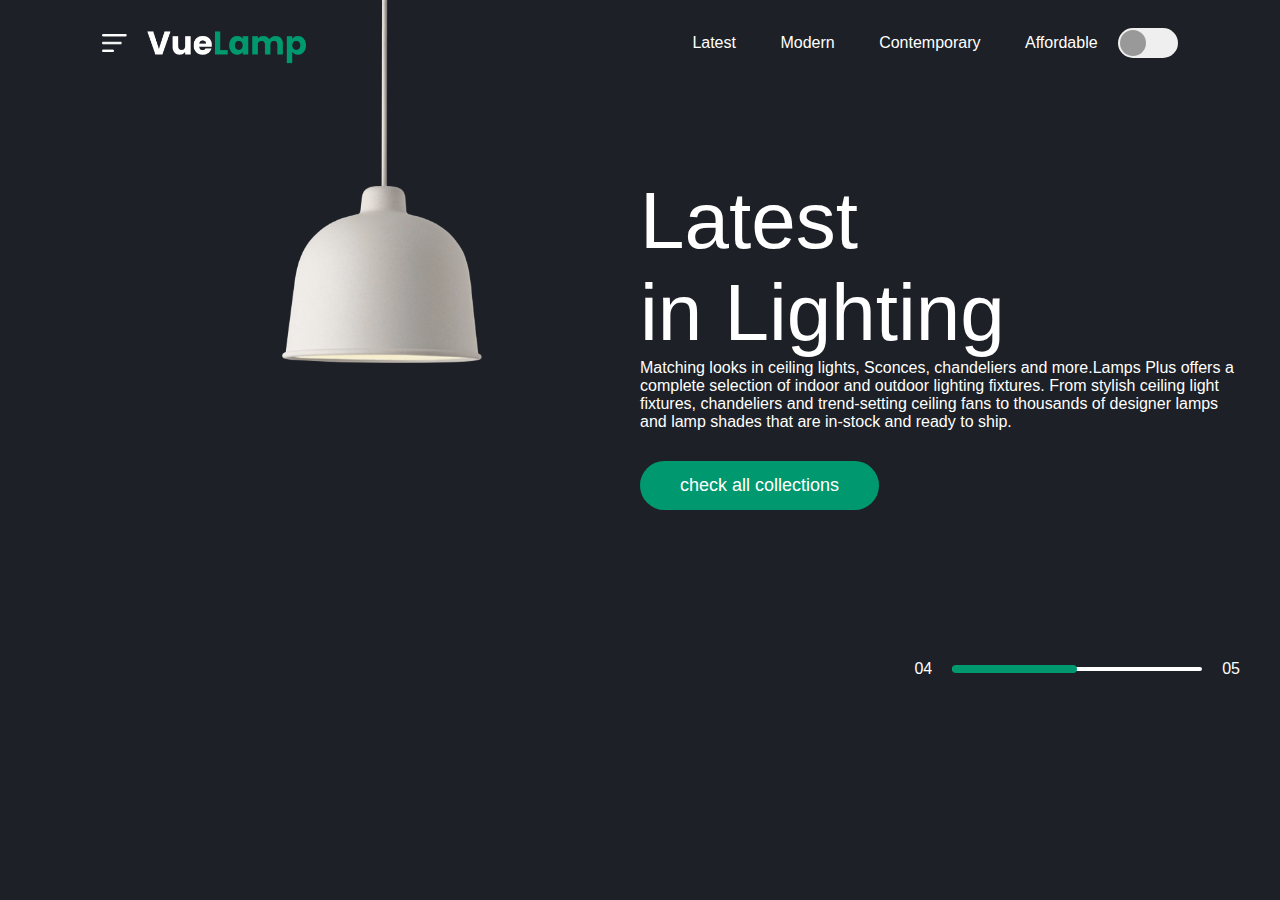
<file: index.html>
<!DOCTYPE html>
<html lang="en">
<head>
    <meta charset="UTF-8">
    <meta name="viewport" content="width=device-width, initial-scale=1.0">
    <title>Easy Tutorial Youtube channel</title>
    <link rel="stylesheet" href="styles.css">
</head>
<body>
    <div class="hero">
        <nav>
            <img src="images/menu.png" class="menu-img">
            <img src="images/logo.png" class="logo">
            <ul>
            <li><a href="">Latest</a></li>
            <li><a href="">Modern</a></li>
            <li><a href="">Contemporary</a></li>
            <li><a href="">Affordable</a></li>
        </ul>
        <button type="button" onclick="toggleBtn()" id="btn"><span> </span></button>
        </nav>

        <div class="lamp-container">
            <img src="images/lamp.png" class="lamp">
            <img src="images/light.png" class="light" id="light" >
        </div>
        <div class="text-container">
            <h1>Latest<br>in Lighting</h1>
            <p>Matching looks in ceiling lights,
                Sconces, chandeliers and more.Lamps Plus offers a complete selection of indoor and outdoor lighting fixtures. From stylish ceiling light fixtures, chandeliers and trend-setting ceiling fans to thousands of designer lamps and lamp 
                shades that are in-stock and ready to ship.</p>
            <a href="">check all collections</a>
            <div class="control">
                <p>04</p>
<div class="line"><span></span></div>
<p>05</p>
            </div>
        </div>
    </div>
    <script>
        var btn = document.getElementById("btn");
        var light = document.getElementById("light");

        function toggleBtn()
        {
            btn.classList.toggle("active");
            light.classList.toggle("on");
        }
    </script>
</body>
</html>
</file>
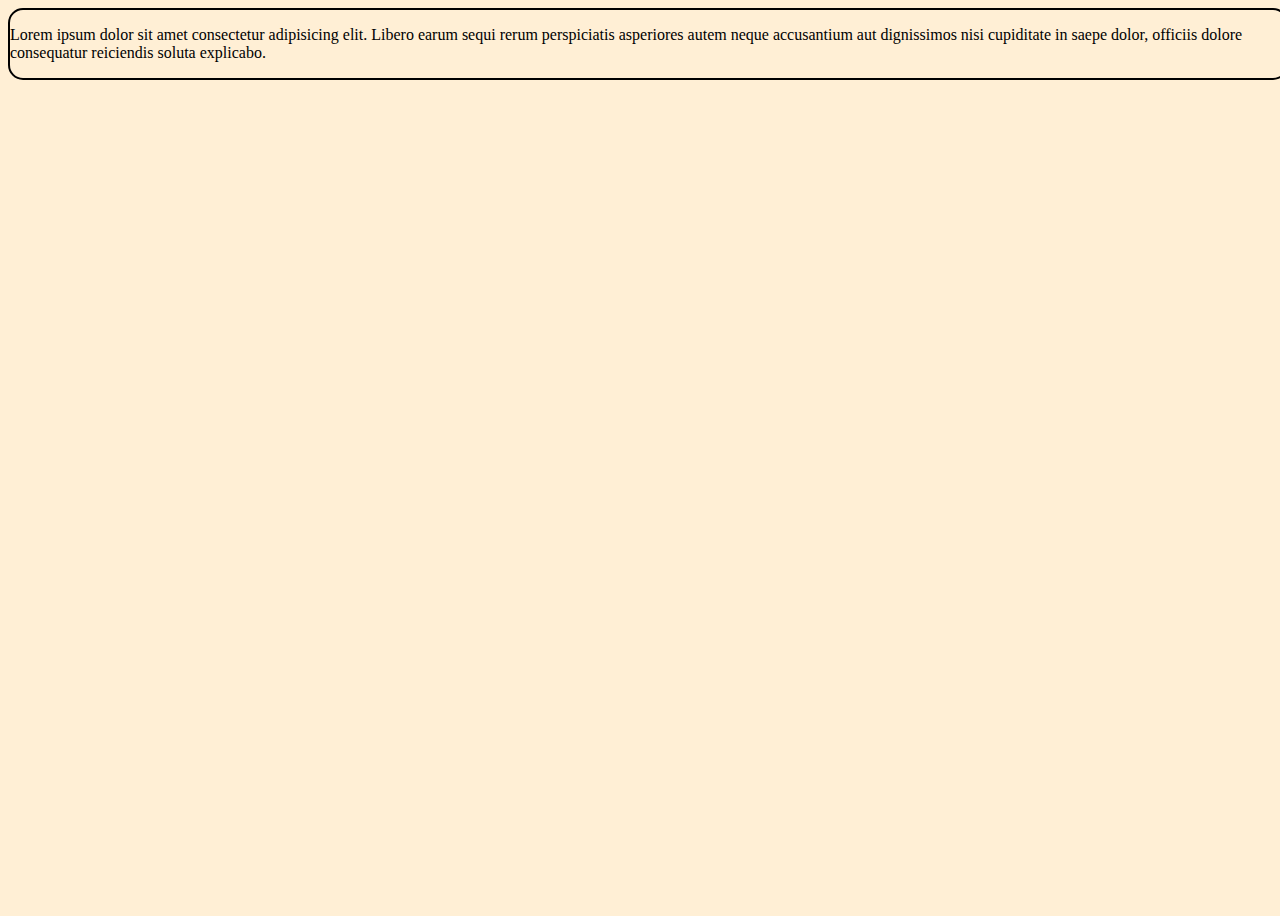
<file: border.html>
<!DOCTYPE html>
<html lang="en">
<head>
    <meta charset="UTF-8">
    <meta name="viewport" content="width=device-width, initial-scale=1.0">
    <title>Document</title>
    <link rel="stylesheet" href="./border.css">
</head>
<body>
    <div>
       <p>Lorem ipsum dolor sit amet consectetur adipisicing elit. Libero earum sequi
         rerum perspiciatis asperiores autem neque accusantium 
         aut dignissimos nisi cupiditate in saepe dolor, officiis
          dolore consequatur reiciendis soluta explicabo.</p>
    </div>
</body>
</html>
</file>
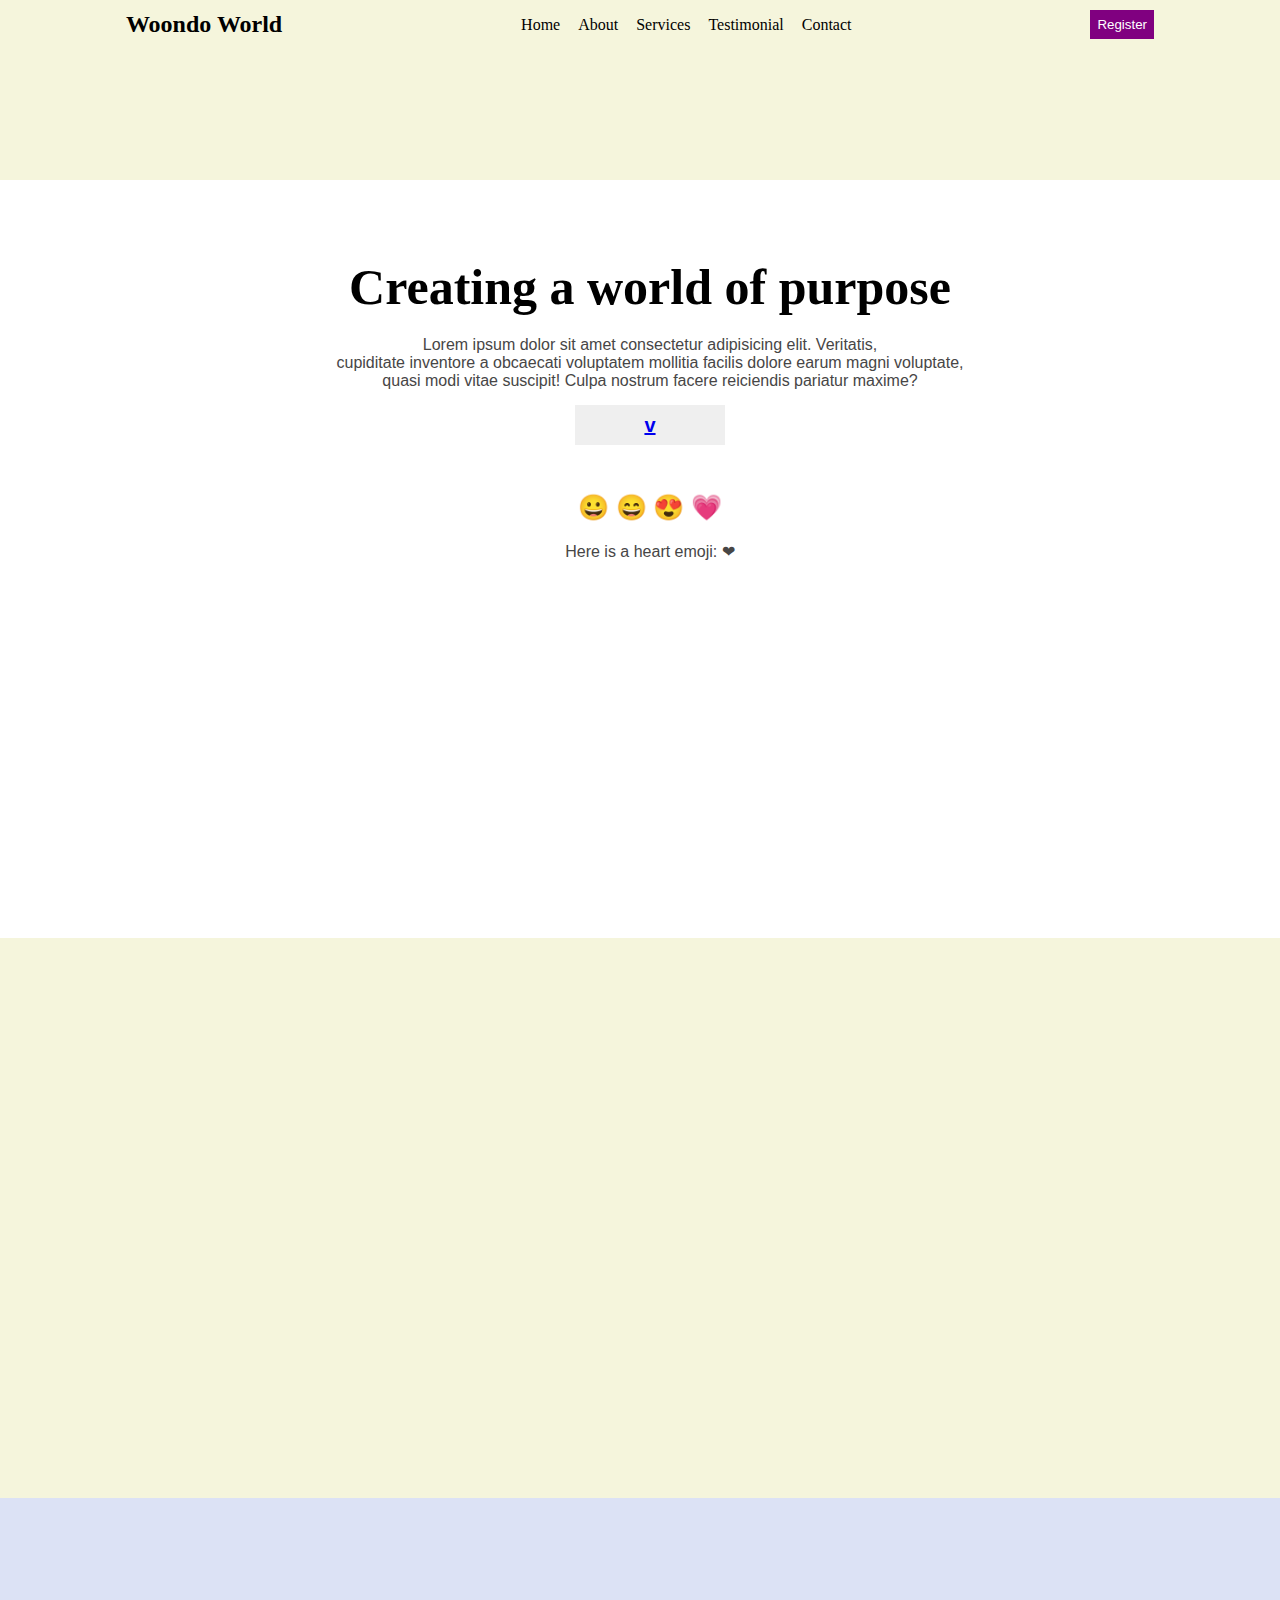
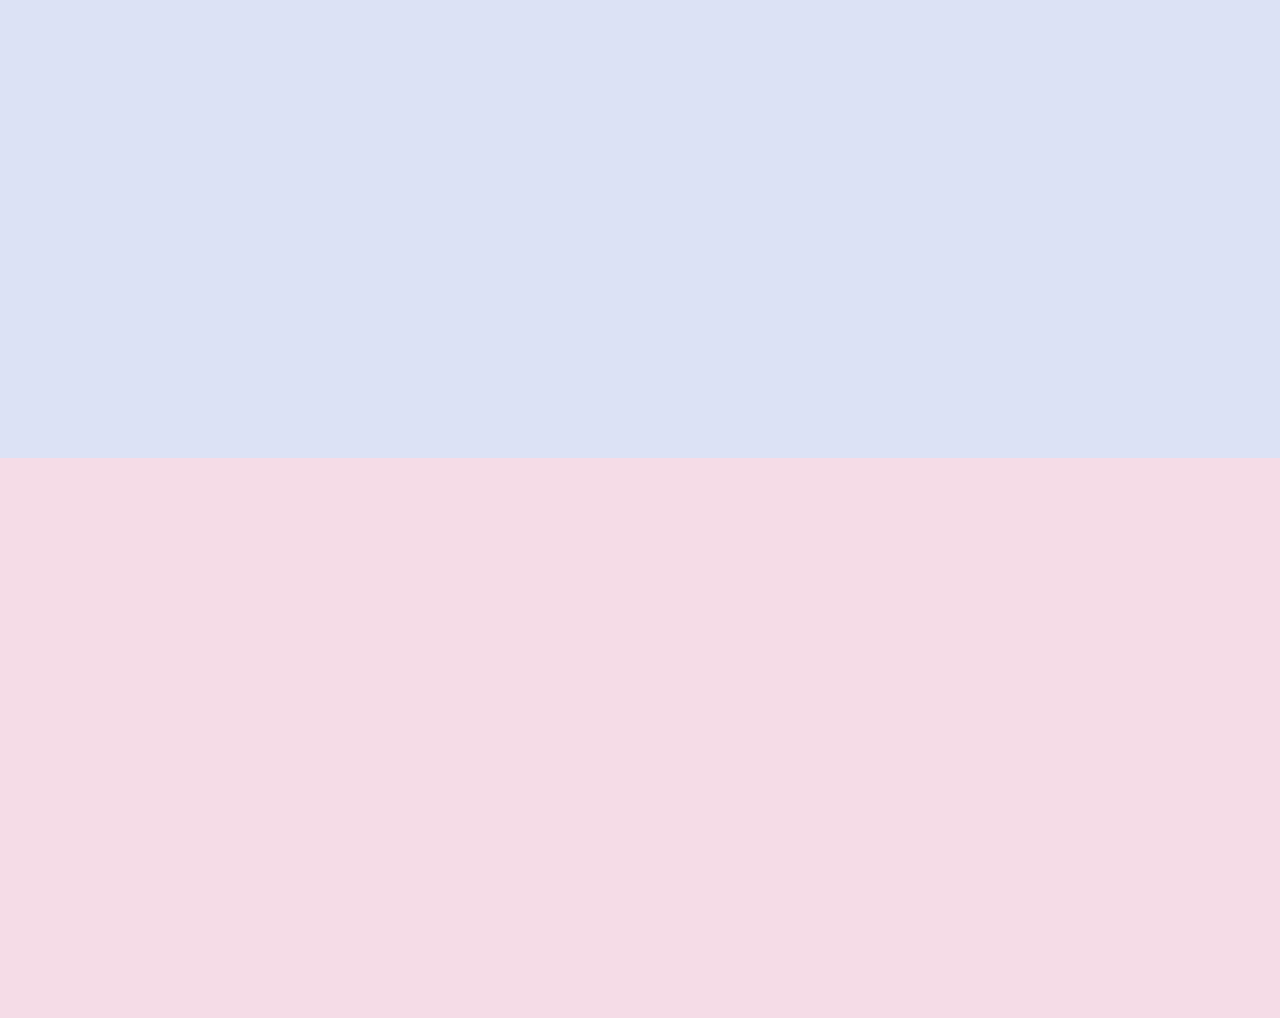
<file: StartDev.html>
<!DOCTYPE html>
<html lang="en">
<head>
  <meta charset="UTF-8">
  <meta name="viewport" content="width=device-width, initial-scale=1.0">
  <title>Learning Css Full Time</title>
  <link rel="stylesheet" href="./StartDev.css">
</head>
<body>
  <!-- Project based course! -->
  <!-- Stage one on building a website -->
  <!-- Creating the header part -->
  <header>
    <!-- the navbar and nav links goes in here -->
  <div>
    <h2>Woondo World</h2>
    <nav>
      <a href="">Home</a>
      <a href="#about">About</a>
      <a href="#services">Services</a>
      <a href="#Testimonial">Testimonial</a>
      <a href="#footer">Contact</a>
    </nav>
    <button>Register</button>
  </div>
  </header>
  <br>
    <!-- Creating the content part -->
  <section class="Home">
  <!-- Few content of the website goes here -->
  <h1>Creating a world of purpose</h1>
  <p>Lorem ipsum dolor sit amet consectetur adipisicing elit. Veritatis, <br> cupiditate inventore a obcaecati voluptatem mollitia facilis dolore earum magni voluptate, <br> quasi modi vitae  suscipit! Culpa nostrum facere reiciendis pariatur maxime?</p>
  <button><a href="#about">v</a></button>
  <br>
  <br>
<p id="memos">&#128512; &#128516; &#128525; &#128151;</p>
<p id ="emoji">Here is a heart emoji: &#x2764;</p>
  </section>

  <section class="about" id="about">
    <!-- Few content of the website goes here -->
  </section>
  <section class="Services" id="services">
    <!-- Few content of the website goes here -->
  </section>
  <section class="Testimonial" id="Testimonial">
    <!-- Few content of the website goes here -->
  </section>
<br>
<footer>
  <p></p>
</footer>
</body>
</html>
</file>
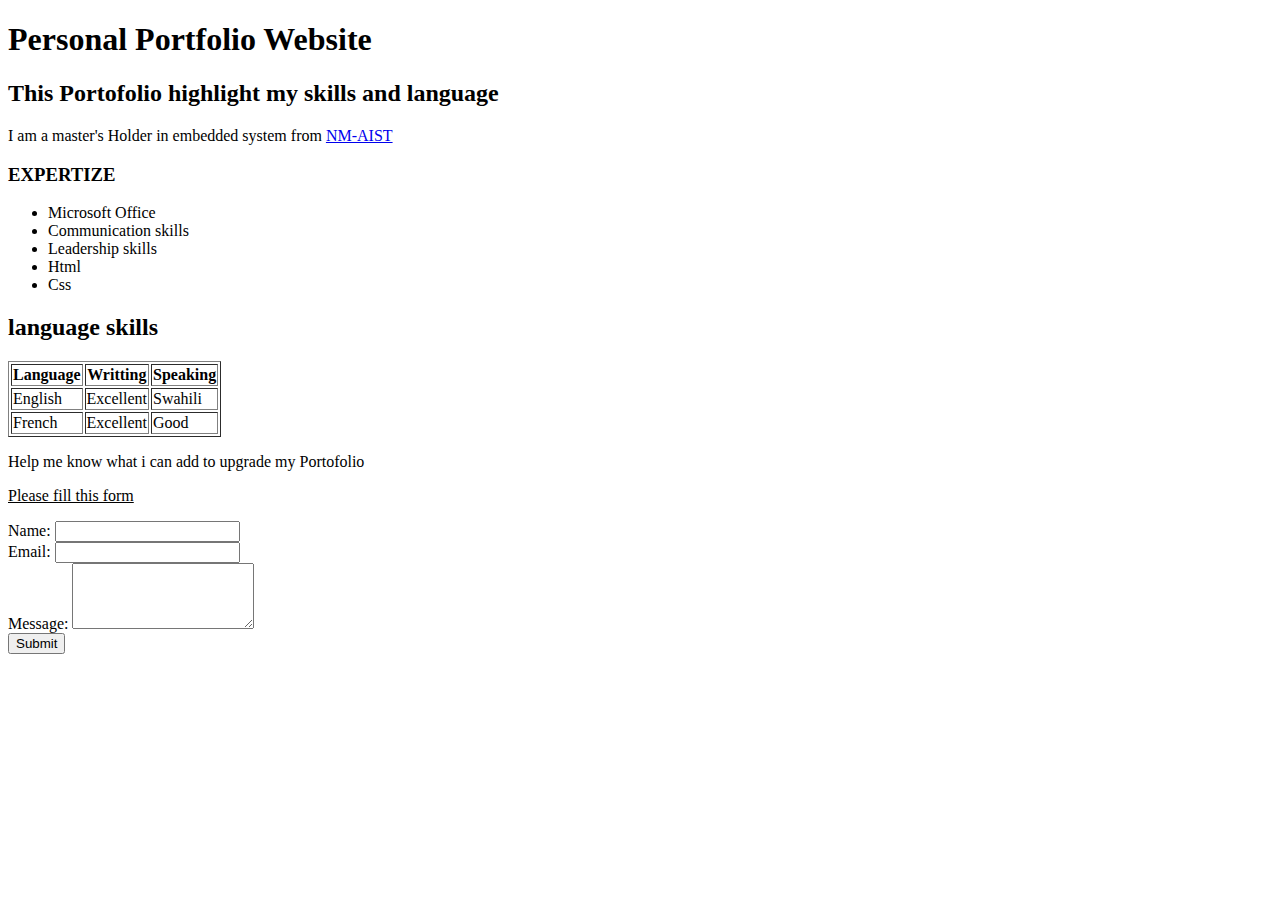
<file: FRONT END/Assignement/Project.html>
<!DOCTYPE html>
<html lang="en">
<head>
    <meta charset="UTF-8">
    <meta name="viewport" content="width=device-width, initial-scale=1.0">
    <title>Personal Portfolio Website</title>
</head>
<body>
    <h1>Personal Portfolio Website</h1>
    <h2>This Portofolio highlight my skills and language</h2>
    <p>I am a master's Holder in embedded system from <a href="https://nm-aist.ac.tz/">NM-AIST</a></p>
    <h3>EXPERTIZE</h3>
    <ul>
        <li>Microsoft Office</li>
        <li>Communication skills</li>
        <li>Leadership skills</li>
        <li>Html</li>
        <li>Css</li>
    </ul>
    <h2> language skills</h2>
    <table border="1">
        <tr>
            <th>Language</th>
            <th>Writting</th>
            <th>Speaking</th>
        </tr>
        <tr>
            <td>English</td>
            <td>Excellent</td>
            <td>Swahili</td>
        </tr>
        <tr>
            <td>French</td>
            <td>Excellent</td>
            <td>Good</td>
        </tr>
    </table>
<p>Help me know what i can add to upgrade my Portofolio</p>
<p><u>Please fill this form</u></p>
<form action="" method="post">
    <label for="name">Name:</label>
    <input type="text" id="name" name="name" required>
    <br>
    <label for="email">Email:</label>
    <input type="email" id="email" name="email" required>
    <br>
    <label for="message">Message:</label>
    <textarea id="message" name="message" rows="4" required></textarea>
    <br>
    <input type="submit" value="Submit">
</form>
</body>
</html>
</file>
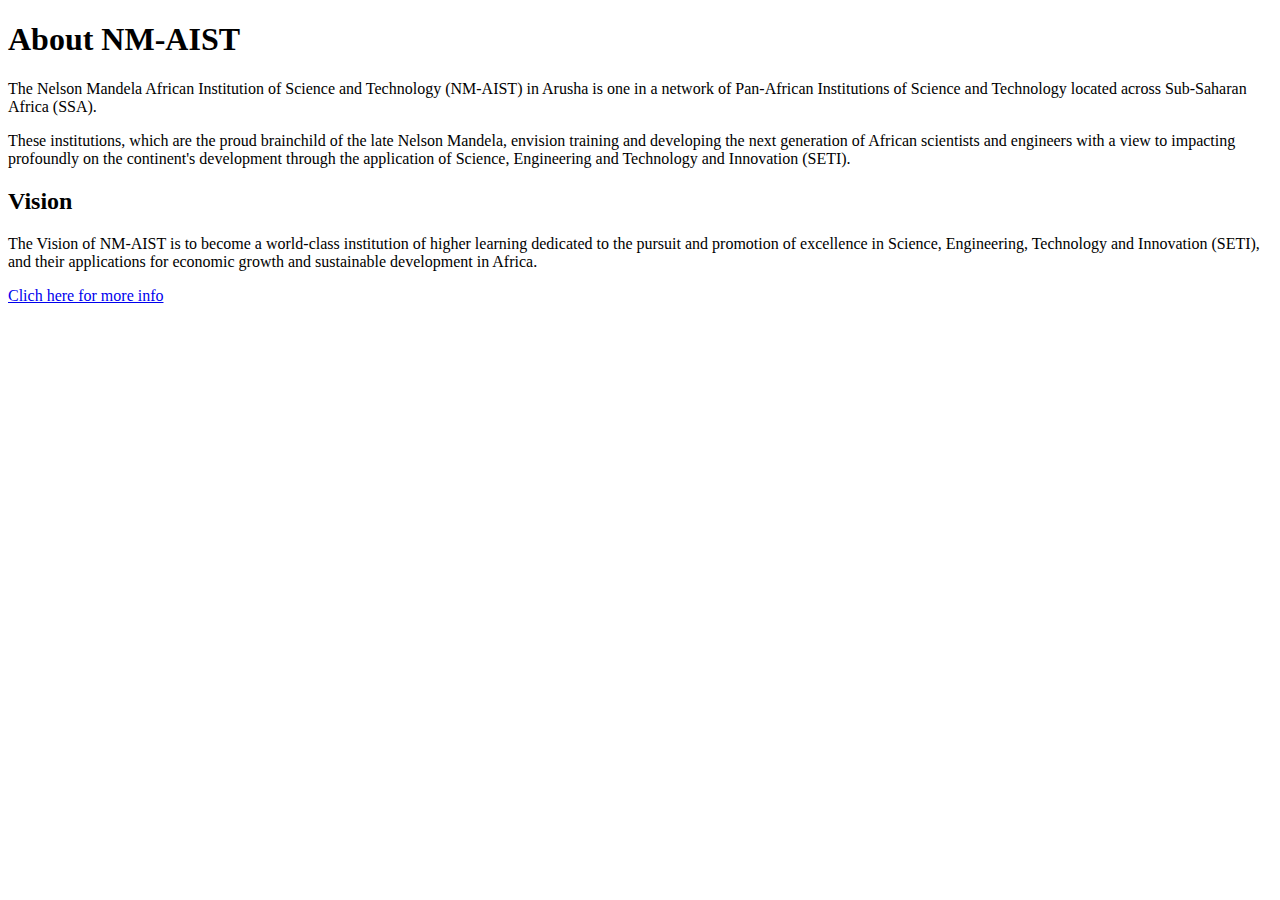
<file: FRONT END/Assignement/school.html>
<!DOCTYPE html>
<html lang="en">
<head>
    <meta charset="UTF-8">
    <meta name="viewport" content="width=device-width, initial-scale=1.0">
    <title>ABOUT</title>
</head>
<body><h1> About NM-AIST</h1>
   <p> The Nelson Mandela African Institution of Science and Technology (NM-AIST) in Arusha 
    is one in a network of Pan-African Institutions of Science and Technology located 
    across Sub-Saharan Africa (SSA).</p> <p>These institutions, which are the 
        proud brainchild of the late Nelson Mandela, envision training and developing the 
    next generation of African scientists and engineers with a view to 
    impacting profoundly on the
     continent's development through the application of Science, 
     Engineering and Technology and Innovation (SETI). </p> 
     <h2> Vision</h2>
     <p>The Vision of NM-AIST is to become a world-class institution 
        of higher learning dedicated to the pursuit and promotion of excellence in Science, Engineering, Technology and Innovation (SETI), and their applications for economic 
        growth and sustainable development in Africa.</p>
        <a href="https://nm-aist.ac.tz/index.php/about-nm-aist/vision">
            Clich here for more info</a>
</body>
</html>
</file>
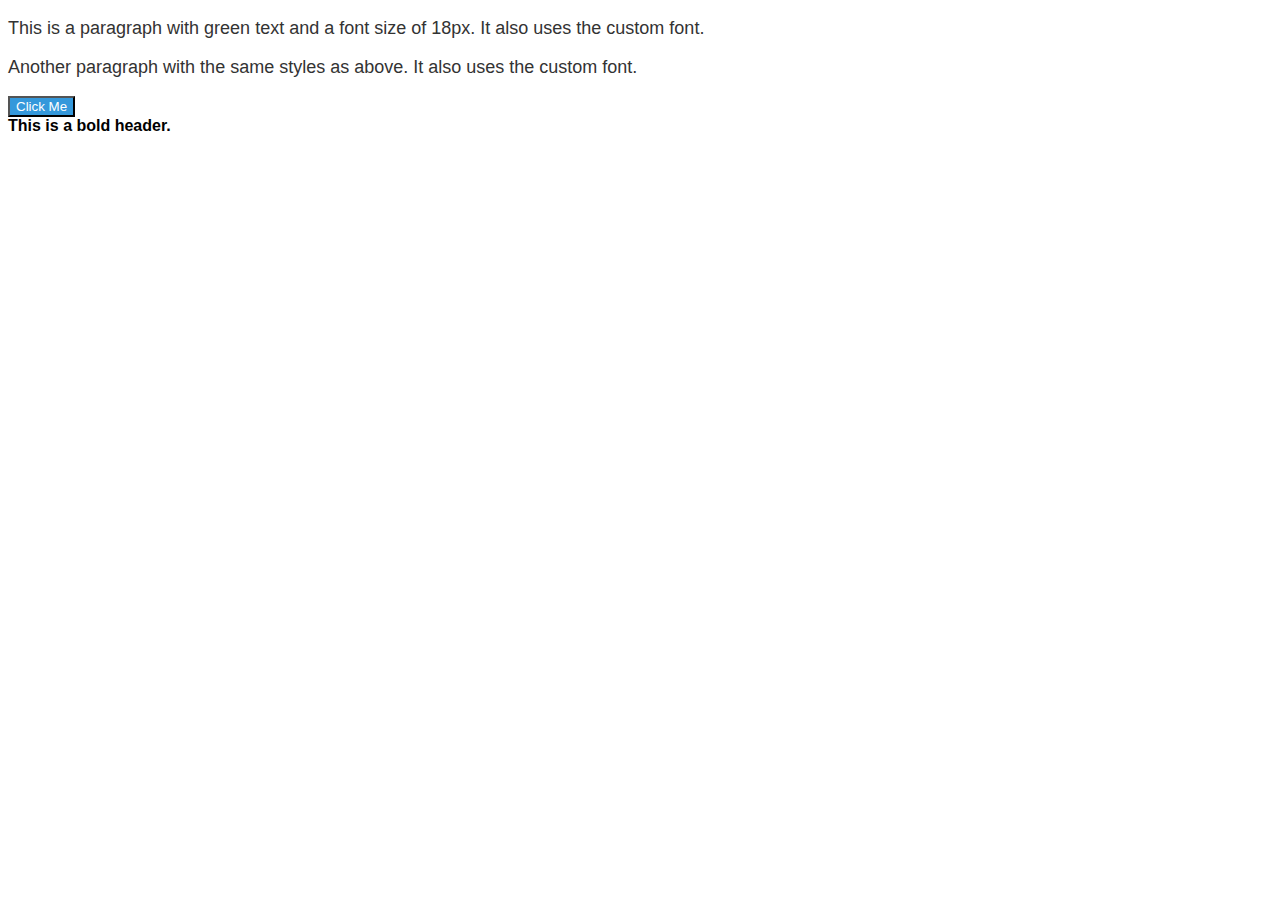
<file: FRONT END/Assignement/CSS/cssexample.html>
<!DOCTYPE html>
<html lang="en">
<head>
    <meta charset="UTF-8">
    <meta name="viewport" content="width=device-width, initial-scale=1.0">
    <link rel="stylesheet" href="style.css">
    <style>
        p {
            color: #333;
            font-size: 18px;
        }
        body {
            font-family: Arial, sans-serif;
        }
        @font-face {
            font-family: 'CustomFont';
            src: url('custom-font.woff2') format('woff2');
        }
    </style>
    <title>CSS Example</title>
</head>
<body>
    <p>This is a paragraph with green text and a font size of 18px. It also uses the custom font.</p>
    <p>Another paragraph with the same styles as above. It also uses the custom font.</p>
    <button class="button">Click Me</button>
    <div id="header">This is a bold header.</div>
</body>
</html>
</file>
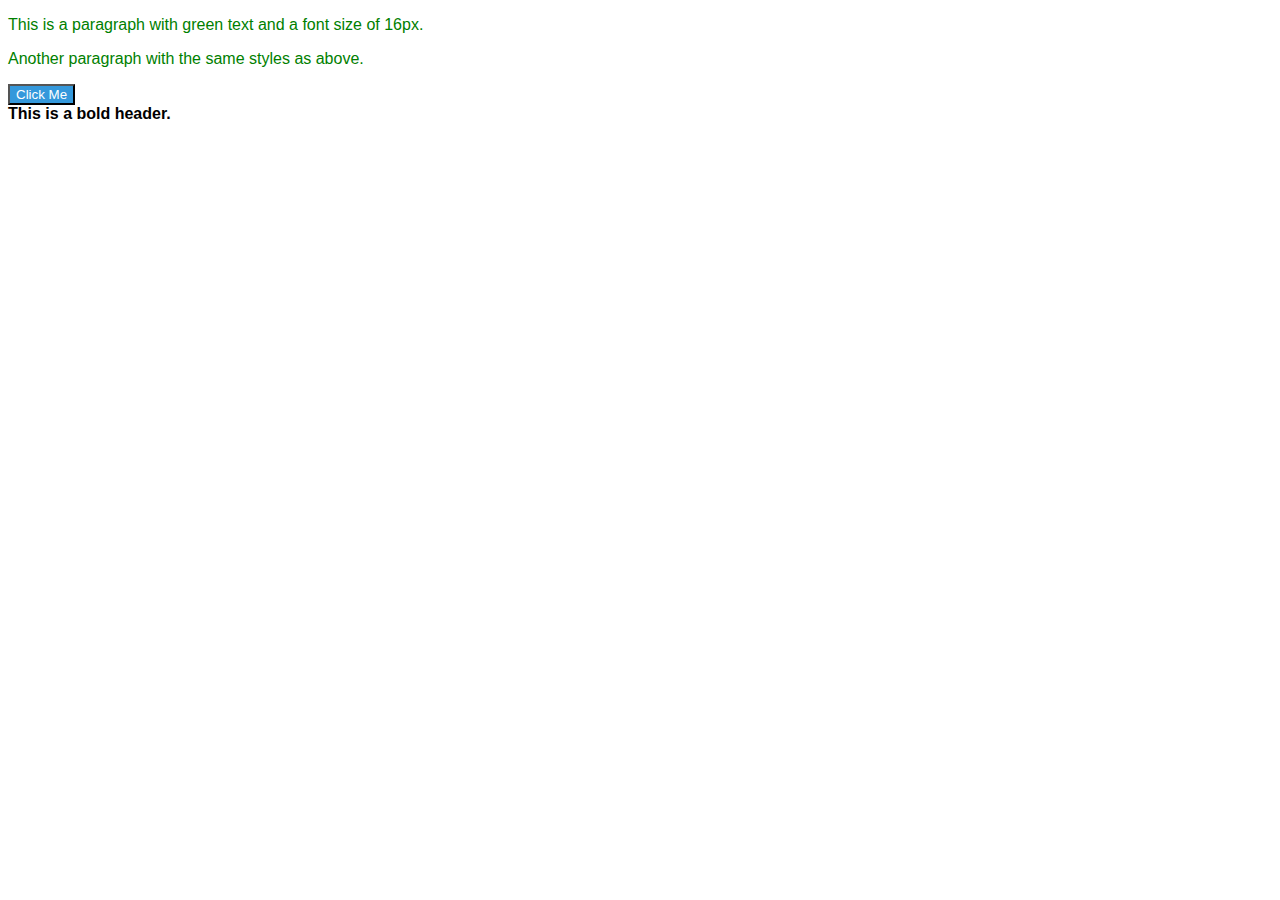
<file: FRONT END/Assignement/CSS/csspractice.html>
<!DOCTYPE html>
<html lang="en">
<head>
    <meta charset="UTF-8">
    <meta name="viewport" content="width=device-width, initial-scale=1.0">
    <link rel="stylesheet" href="style.css">
    <title>CSS Example</title>
</head>
<body>
    <p>This is a paragraph with green text and a font size of 16px.</p>
    <p>Another paragraph with the same styles as above.</p>
    <button class="button">Click Me</button>
    <div id="header">This is a bold header.</div>
</body>
</html>
</file>
<file: styles.css>
*{
    margin: 0;
    padding: 0;
    font-family: 'poppins', sans-serif;
    box-sizing: border-box;
}

.hero{
    background: #1d2026;
    min-height: 100vh;
    width: 100%;
    color: #fff;
    position: relative;
}
nav{
    display: flex;
    align-items: center;
    padding: 20px 8%;
}
nav .menu-img{
    width: 25px;
    margin-right: 20px;
    cursor: pointer;
}
nav .logo{
    width: 160px;
    cursor: pointer;

}
nav ul{
    flex: 1;
    text-align: right;
}
nav ul li{
    display: inline-block;
    list-style: none;
    margin: 0 20px;
}
nav ul li a{
    text-decoration: none;
    color: #fff;
}
button{
    background: #efefef;
    height: 30px;
    width: 60px;
    border-radius: 20px;
    border: 0;
    outline: 0;
    cursor: pointer;
    transition: background 0.5s, margin-left 0.5s;
}
button span{
    display: block;
    background: #999;
    height: 26px;
     width: 26px;
     border-radius: 50%;
     margin-left: 2px;
}
.lamp-container{
    position: absolute;
    top: -20px;
    left: 22%;
    width: 200px;
}
.lamp{
width: 100%;
}
.light{
    position: absolute;
    top: 97%;
    left: 50%;
    transform: translateX(-50%);
    width: 700px;
    margin-left: -10px;
    opacity: 0;
    transition: opacity 0.5s;
}
.text-container{
    max-width: 600px;
    margin-top: 7%;
    margin-left: 50%;
}
.text-container h1{
    font-size: 80px;
    font-weight: 400;
}
.text-container a{
    text-decoration: none;
    background: #00986f;
    padding: 14px 40px;
    display: inline-block;
    color: #fff;
    font-size: 18px;
    margin-top: 30px;
    border-radius: 30px;;
}

.control{
display: flex;
align-items: center;
justify-content: flex-end;
margin-top: 150px;
}
.control .line{
    width: 250px;
    height: 4px;
    background: #fff;
    margin: 0 20px;
    border-radius: 2px;
}
.control .line span{
    width: 50%;
     height: 8px;
     margin-top: -2px;
     border-radius: 4px;
     background: #00986f;
     display: block;

}
.active
{
    background: green;
}

.active span{
    background: white;
    margin-left: 31px;
}
.on{
    opacity: 1;
}
</file>
<file: border.css>
div{
    border-style: solid;
    border-width: 2px;
    border-radius: 15px;
}
body{
    background-color: papayawhip;
    width: 100%;
    height: 100vh;
    /* vh and vw means Viewport Height and vieport width*/
}
</file>
<file: StartDev.css>
*{
    padding: 0px;
    margin: 0px;
  }
  header{
    background-color: beige;
    width: 100%;
    height: 20vh;
  }
  section{
    padding: 10px;
  }
  
  .Home{
    align-items: center;
    justify-content: space-around;
    text-align: center;
    display: block;
    width: 100%;
    height: 80vh;
  }
  .Home button{
  border: none;
  width: 150px;
  height: 40px;
  margin: 10px;
  }
  .Home button a{
    font-size: 20px;
    font-weight: bolder;
  }
  .Home h1{
    padding-top: 50px;
    font-size: 50px;
  }
  .Home p{
    color: rgb(71, 70, 70);
    padding-top: 20px;
    font-family: 'Trebuchet MS', 'Lucida Sans Unicode', 'Lucida Grande', 'Lucida Sans', Arial, sans-serif;
  }
  .Home button{
    margin-top: 15px;
  }
  .Home button:hover{
    background-color: rgba(95, 158, 160, 0.515);
    width: 170px;
  }
  .Home #memos{
    font-size: 25px;
  }
  .emoji
  {
    font-size: 100px;
    width: 50px;
  }
  
  
  .about{
    background-color: beige;
    width: 100%;
    height: 60vh;
  }
  .Services{
    background-color: rgb(220, 226, 245);
    width: 100%;
    height: 60vh;
  }
  .Testimonial{
    background-color: rgb(245, 220, 231);
    width: 100%;
    height: 60vh;
  }
  footer{
  background-color: black;
  }
  
  /*Designing the contents*/
  header div{
    display: flex;
    justify-content: space-around;
    align-items: center;
    padding: 10px;
  }
  header div nav a{
    list-style: none;
    text-decoration: none;
    color: black;
    padding: 7px;
  }
  header div nav a:hover{
    text-decoration: underline;
    font-size: 20px;
    color: rgba(0, 0, 0, 0.63);
  }
  header div button{
    background-color: purple;
    border: none;
    padding: 7px;
    color: white;
  }
</file>
<file: FRONT END/Assignement/CSS/style.css>
/* styles.css */
p {
    color: green;
}

p {
    font-size: 16px;
}
.button {
    background-color: #3498db;
    color: #ffffff;
}
#header {
    font-weight: bold;
}
@font-face {
    font-family: 'CustomFont';
    src: url('custom-font.woff2') format('woff2');
}

body {
    font-family: Arial, sans-serif;
}
</file>
